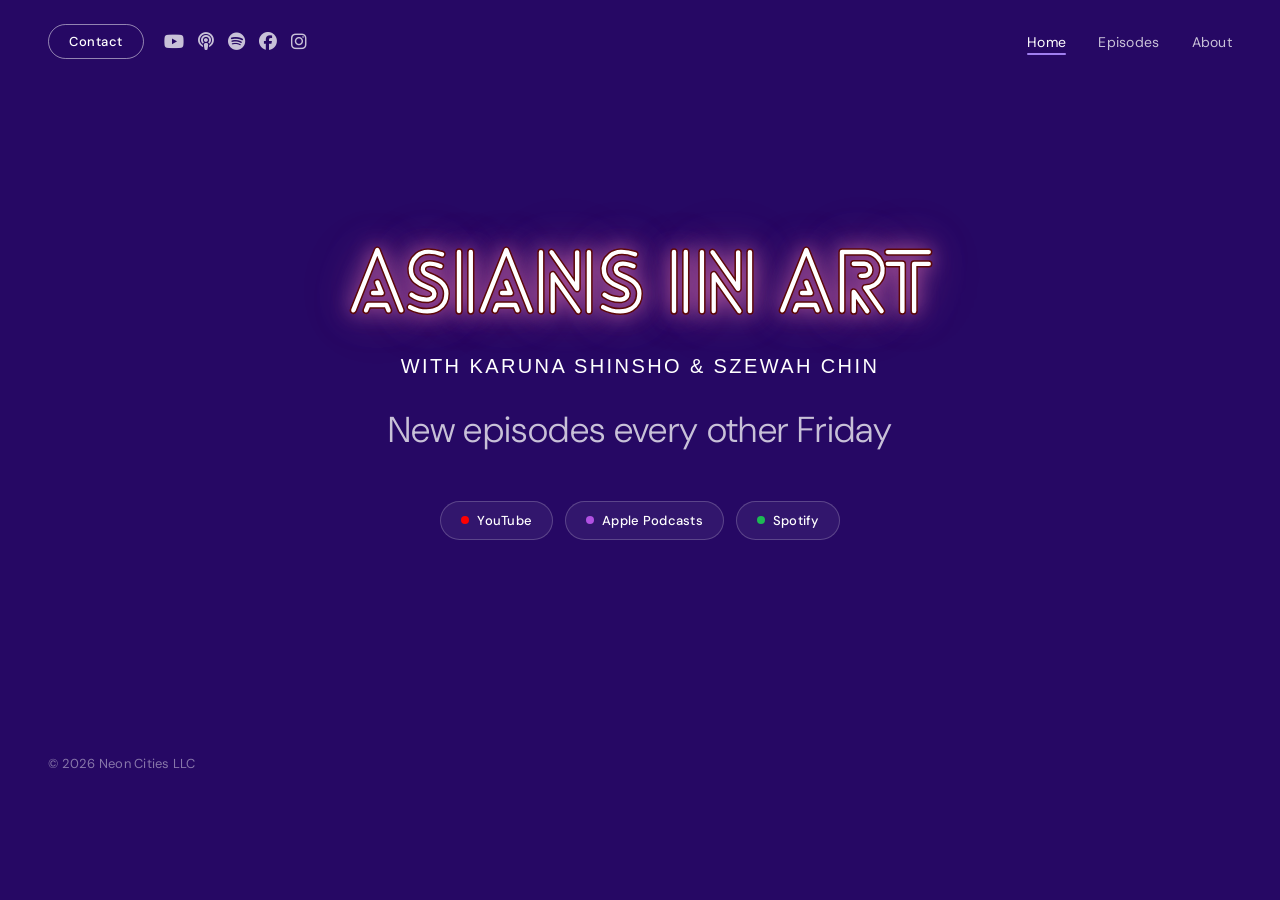
<file: index.html>
<!DOCTYPE html>
<html lang="en">
<head>
<meta charset="UTF-8">
<meta name="viewport" content="width=device-width, initial-scale=1.0">
<title>Asians in Art</title>
<link rel="stylesheet" href="https://cdnjs.cloudflare.com/ajax/libs/font-awesome/6.5.0/css/all.min.css">
<link rel="stylesheet" href="styles.css">
<link rel="preconnect" href="https://fonts.googleapis.com">
<link rel="preconnect" href="https://fonts.gstatic.com" crossorigin>
<link href="https://fonts.googleapis.com/css2?family=Playfair+Display:wght@700&family=DM+Sans:wght@300;400;500&display=swap" rel="stylesheet">
</head>
<body>

<nav>
  <div class="nav-left">
<a href="mailto:hello@asiansinart.com" class="subscribe-btn">Contact</a>
  <div class="nav-icons">
    <a href="https://www.youtube.com/@AsiansinArt" target="_blank" rel="noopener noreferrer" aria-label="YouTube">
      <i class="fa-brands fa-youtube"></i>
    </a>
        <a href="https://podcasts.apple.com/us/podcast/asians-in-art/id1848559972" target="_blank" rel="noopener noreferrer" aria-label="Apple Podcasts">
      <i class="fa-solid fa-podcast"></i>
    </a>
    <a href="https://open.spotify.com/show/0KBj2lY0OGjgZAaNEevJ78" target="_blank" rel="noopener noreferrer" aria-label="Spotify">
      <i class="fa-brands fa-spotify"></i>
    </a>
    <a href="https://www.facebook.com/profile.php?id=61581717263443" target="_blank" rel="noopener noreferrer" aria-label="Facebook">
      <i class="fa-brands fa-facebook"></i>
    </a>
    <a href="https://www.instagram.com/aiashow/" target="_blank" rel="noopener noreferrer" aria-label="Instagram">
      <i class="fa-brands fa-instagram"></i>
    </a>
  </div>
  </div>


  <!-- <a href="#" class="nav-logo">
    <div class="nav-logo-circle">
      <span>Asians<br>in Art</span>
    </div>
  </a> -->


<div class="nav-right" class="nav-right" id="nav-menu">
    <a href="index.html" class="active">Home</a>
    <a href="/Asians_in_Art/episodes.html">Episodes</a>
    <a href="/Asians_in_Art/about.html">About</a>
  </div>

  <button class="hamburger" id="hamburger" aria-label="Toggle menu" onclick="
    this.classList.toggle('open');
    document.getElementById('nav-menu').classList.toggle('open');
  ">
    <span></span>
    <span></span>
    <span></span>
  </button>

</nav>

<section class="hero">
  <div class="hero-content">
    <h1 class="hero-title">ASIANS IN ART</h1>
    <p class="hero-hosts">with Karuna Shinsho &amp; Szewah Chin</p>
    <p class="hero-tagline">New episodes every other Friday</p>

<div class="badges">
  <a href="https://www.youtube.com/@AsiansinArt" class="badge" target="_blank" rel="noopener noreferrer">
    <span class="badge-dot" style="background:#FF0000"></span>
    YouTube
  </a>
  <a href="https://podcasts.apple.com/us/podcast/asians-in-art/id1848559972" class="badge" target="_blank" rel="noopener noreferrer">
    <span class="badge-dot" style="background:#B150E2"></span>
    Apple Podcasts
  </a>
    <a href="https://open.spotify.com/show/0KBj2lY0OGjgZAaNEevJ78" class="badge" target="_blank" rel="noopener noreferrer">
    <span class="badge-dot" style="background:#1DB954"></span>
    Spotify
  </a>

</div>
  </div>
</section>
<footer>
  <p>&copy; 2026 Neon Cities LLC</p>
</footer>
</body>
</html>
</file>
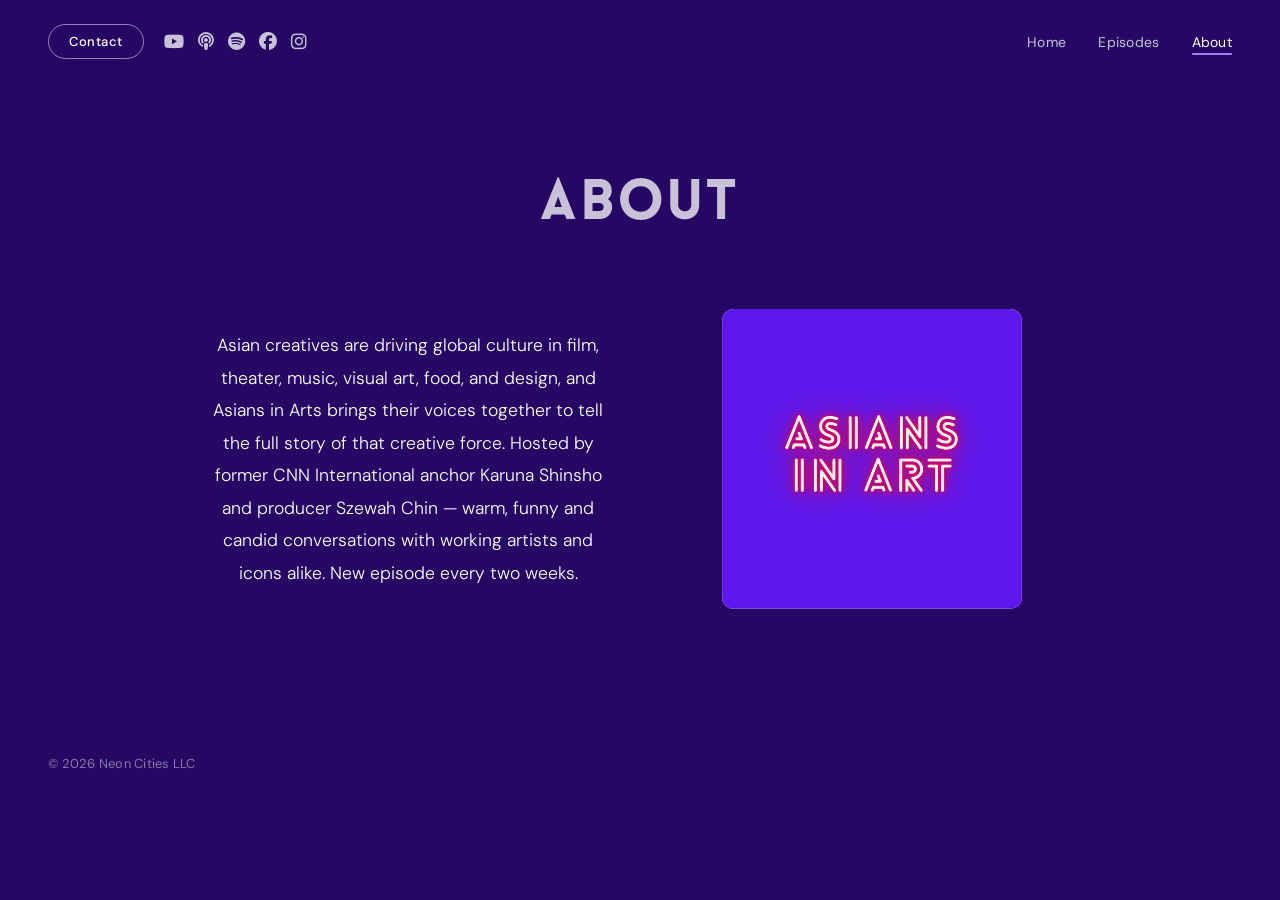
<file: about.html>
<!DOCTYPE html>
<html lang="en">
<head>
<meta charset="UTF-8">
<meta name="viewport" content="width=device-width, initial-scale=1.0">
<title>Episodes | Asians in Art Podcast</title>
<meta name="description" content="Episodes of Asians in Art — a podcast hosted by Karuna Shinsho and Szewah Chin featuring candid conversations with Asian creatives in film, theater, music, visual art, food, and design.">
<meta name="robots" content="index, follow">
<meta property="og:type" content="website">
<meta property="og:title" content="Episodes | Asians in Art Podcast">
<meta property="og:description" content="Candid conversations with Asian creatives driving global culture in film, theater, music, visual art, food, and design.">
<meta property="og:image" content="/logo.svg">
<meta property="og:url" content="/episodes.html">
<meta name="twitter:card" content="summary_large_image">
<meta name="twitter:title" content="Episodes | Asians in Art Podcast">
<meta name="twitter:description" content="Candid conversations with Asian creatives driving global culture.">
<meta name="twitter:image" content="/logo.svg">
<link rel="stylesheet" href="https://cdnjs.cloudflare.com/ajax/libs/font-awesome/6.5.0/css/all.min.css">
<link rel="stylesheet" href="styles.css">
<link rel="preconnect" href="https://fonts.googleapis.com">
<link rel="preconnect" href="https://fonts.gstatic.com" crossorigin>
<link href="https://fonts.googleapis.com/css2?family=Playfair+Display:wght@700&family=DM+Sans:wght@300;400;500&display=swap" rel="stylesheet">
</head>
<body>

<div class="aia">
<nav>
<div class="nav-left">
<a href="mailto:hello@asiansinart.com" class="subscribe-btn">Contact</a>
  <div class="nav-icons">
    <a href="https://www.youtube.com/@AsiansinArt" target="_blank" rel="noopener noreferrer" aria-label="YouTube">
      <i class="fa-brands fa-youtube"></i>
    </a>
        <a href="https://podcasts.apple.com/us/podcast/asians-in-art/id1848559972" target="_blank" rel="noopener noreferrer" aria-label="Apple Podcasts">
      <i class="fa-solid fa-podcast"></i>
    </a>
    <a href="https://open.spotify.com/show/0KBj2lY0OGjgZAaNEevJ78" target="_blank" rel="noopener noreferrer" aria-label="Spotify">
      <i class="fa-brands fa-spotify"></i>
    </a>
    <a href="https://www.facebook.com/profile.php?id=61581717263443" target="_blank" rel="noopener noreferrer" aria-label="Facebook">
      <i class="fa-brands fa-facebook"></i>
    </a>
    <a href="https://www.instagram.com/aiashow/" target="_blank" rel="noopener noreferrer" aria-label="Instagram">
      <i class="fa-brands fa-instagram"></i>
    </a>
  </div>
  </div>

<div class="nav-right" class="nav-right" id="nav-menu">
    <a href="index.html" >Home</a>
    <a href="/Asians_in_Art/episodes.html">Episodes</a>
    <a href="/Asians_in_Art/about.html" class="active">About</a>
  </div>


  <button class="hamburger" aria-label="Toggle menu" onclick="
    this.classList.toggle('open');
    document.getElementById('nav-menu').classList.toggle('open');
  ">
    <span></span>
    <span></span>
    <span></span>
  </button>

</nav>

<section class="about-hero">

  <div class="about-hero-content">
    <h1 class="about-hero-title">ABOUT</h1>
<div class="container">

    <div class="column column-text">
      <p class="about-description">
        Asian creatives are driving global culture in film, theater, music, visual art, food, and design,
        and Asians in Arts brings their voices together to tell the full story of that creative force.
        Hosted by former CNN International anchor Karuna Shinsho and producer Szewah Chin — warm, funny and candid conversations with working artists and icons alike. New episode every two weeks.
      </p>
    </div>

    <div class="column column-logo">
      <img class="about-logo" src="logo.svg" alt="Asians in Art logo" />
    </div>

  </div>

  </div>

</section>


</div>

<footer>
  <p>&copy; 2026 Neon Cities LLC</p>
</footer>

</body>
</html>
</file>
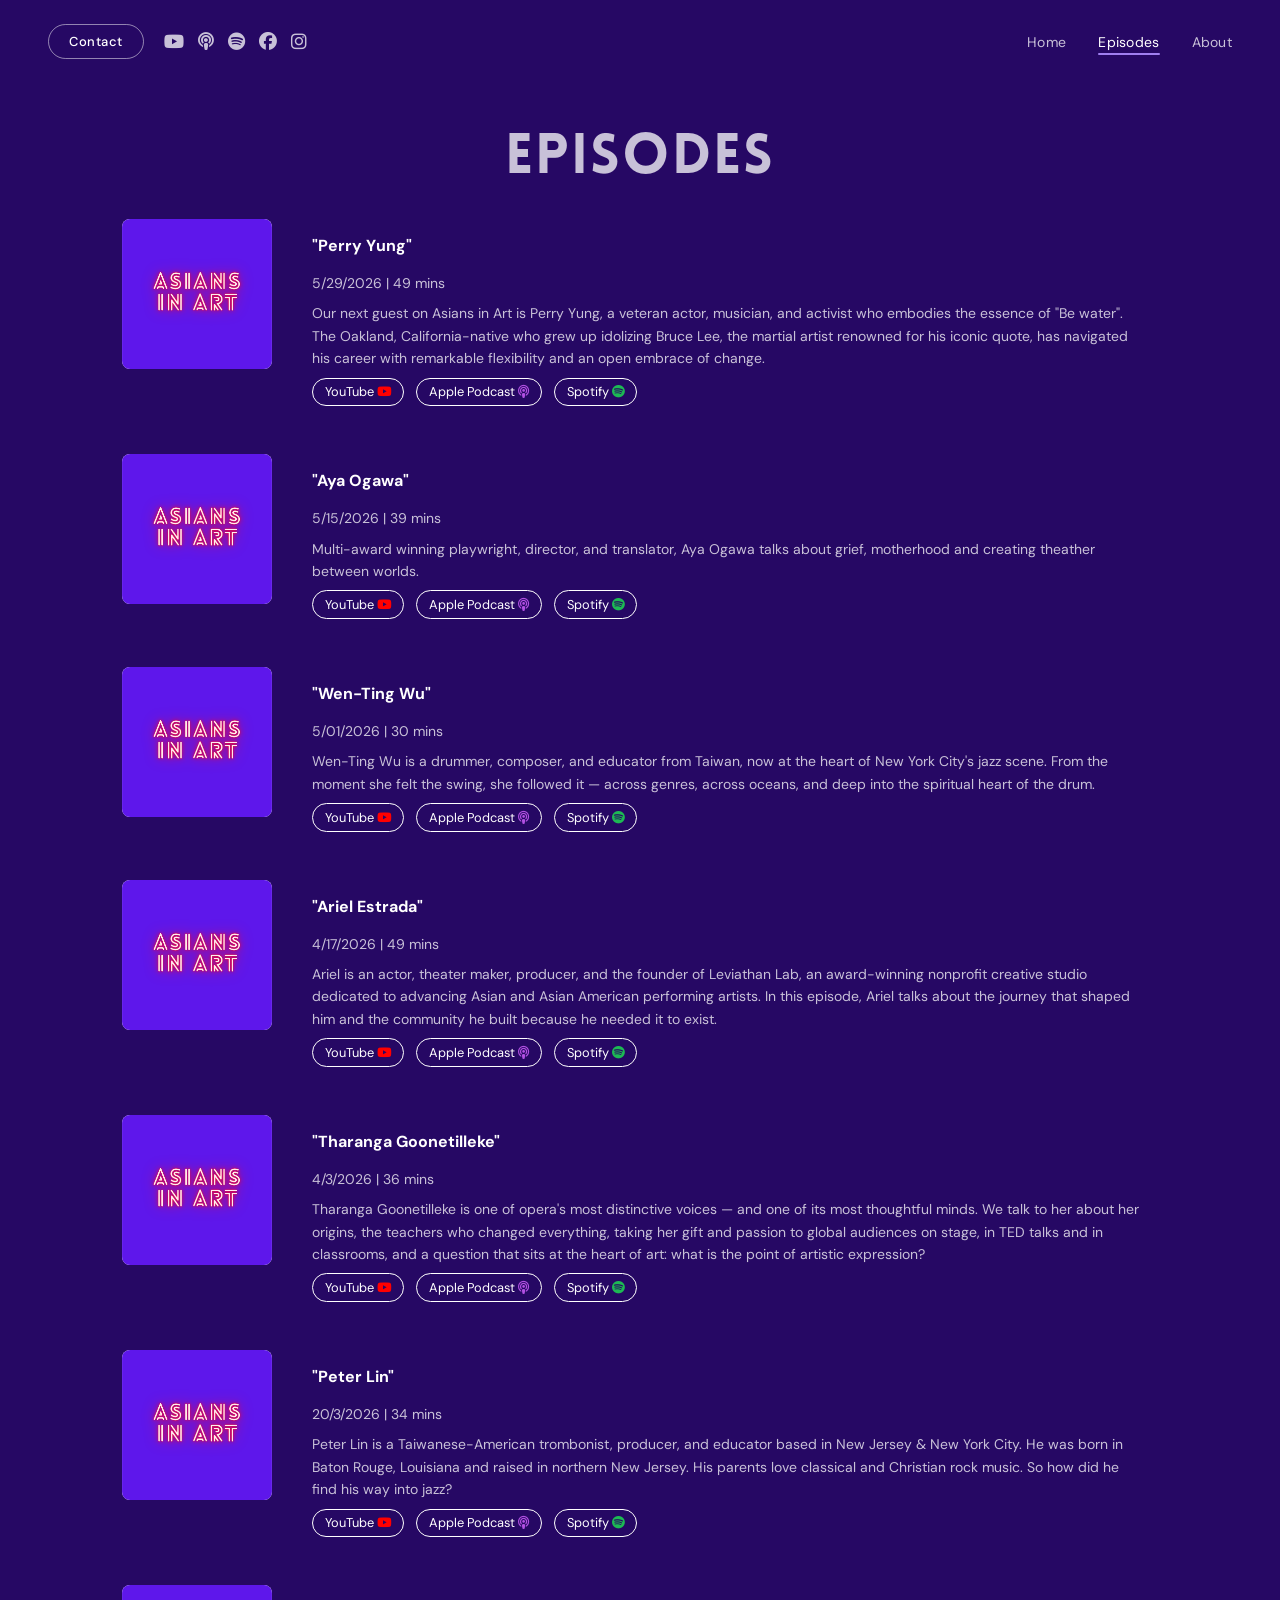
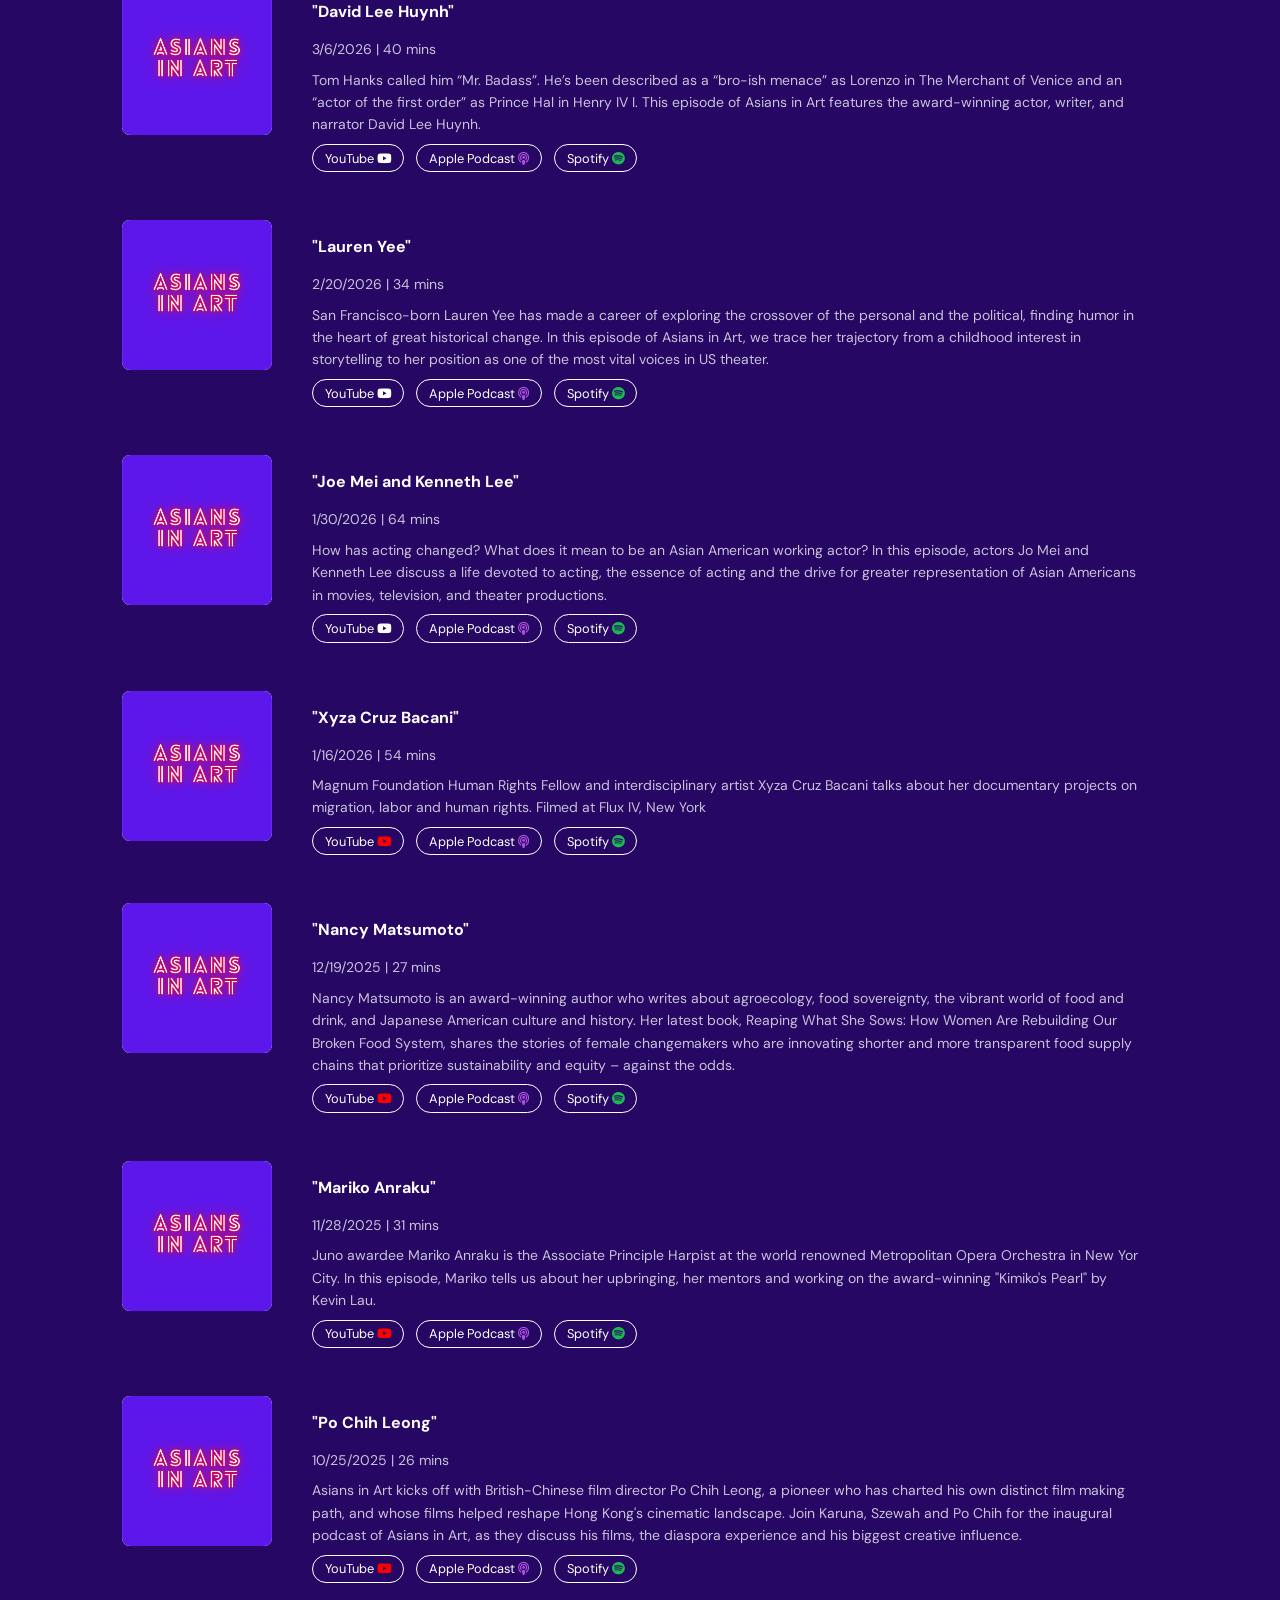
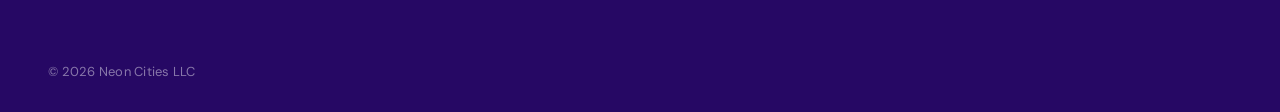
<file: episodes.html>
<!DOCTYPE html>
<html lang="en">
<head>
<meta charset="UTF-8">
<meta name="viewport" content="width=device-width, initial-scale=1.0">
<title>Asians in Art</title>
<link rel="stylesheet" href="https://cdnjs.cloudflare.com/ajax/libs/font-awesome/6.5.0/css/all.min.css">
<link rel="stylesheet" href="styles.css">
<link rel="preconnect" href="https://fonts.googleapis.com">
<link rel="preconnect" href="https://fonts.gstatic.com" crossorigin>
<link href="https://fonts.googleapis.com/css2?family=Playfair+Display:wght@700&family=DM+Sans:wght@300;400;500&display=swap" rel="stylesheet">
</head>
<body>

<nav>
  <div class="nav-left">
<a href="mailto:hello@asiansinart.com" class="subscribe-btn">Contact</a>
  <div class="nav-icons">
    <a href="https://www.youtube.com/@AsiansinArt" target="_blank" rel="noopener noreferrer" aria-label="YouTube">
      <i class="fa-brands fa-youtube"></i>
    </a>
        <a href="https://podcasts.apple.com/us/podcast/asians-in-art/id1848559972" target="_blank" rel="noopener noreferrer" aria-label="Apple Podcasts">
      <i class="fa-solid fa-podcast"></i>
    </a>
    <a href="https://open.spotify.com/show/0KBj2lY0OGjgZAaNEevJ78" target="_blank" rel="noopener noreferrer" aria-label="Spotify">
      <i class="fa-brands fa-spotify"></i>
    </a>
    <a href="https://www.facebook.com/profile.php?id=61581717263443" target="_blank" rel="noopener noreferrer" aria-label="Facebook">
      <i class="fa-brands fa-facebook"></i>
    </a>
    <a href="https://www.instagram.com/aiashow/" target="_blank" rel="noopener noreferrer" aria-label="Instagram">
      <i class="fa-brands fa-instagram"></i>
    </a>
  </div>
  </div>


  <!-- <a href="#" class="nav-logo">
    <div class="nav-logo-circle">
      <span>Asians<br>in Art</span>
    </div>
  </a> -->


  <div class="nav-right" class="nav-right" id="nav-menu">
    <a href="index.html">Home</a>
    <a href="/Asians_in_Art/episodes.html" class="active">Episodes</a>
    <a href="/Asians_in_Art/about.html">About</a>
  </div>

  <button class="hamburger" aria-label="Toggle menu" onclick="
    this.classList.toggle('open');
    document.getElementById('nav-menu').classList.toggle('open');
  ">
    <span></span>
    <span></span>
    <span></span>
  </button>


</nav>

<h1 class="episodes-title">EPISODES</h1>
  <div class="episodes-container">

  <section class="episodes">

    <div class="episode-grid">

      <div class="episode-card">
        <div class="thumbnail">
          <img src="logo.svg" alt="Episode 1 title" />
        </div>
        <div class="episode-info">
          <div class="episode-meta">
            <h3>"Perry Yung"</h3>
            <p class="episode-date">5/29/2026 | 49 mins</p>
          </div>
          <p>Our next guest on Asians in Art is Perry Yung, a veteran actor, musician, and activist who embodies the essence of "Be water". The Oakland, California-native who grew up idolizing Bruce Lee, the martial artist renowned for his iconic quote, has navigated his career with remarkable flexibility and an open embrace of change.</p>
          <div class="links">
            <!-- YouTube -->
            <a href="https://youtu.be/Vftci549gek?si=w84avhhuAXpFBZB3" class="link-youtube" target="_blank">YouTube <i class="fa-brands fa-youtube"></i></a>
            <!-- Apple Podcasts -->
            <a href="https://podcasts.apple.com/us/podcast/asians-in-art/id1848559972?i=1000770210307" target="_blank" class="link-apple"  aria-label="Listen on Apple Podcasts">
            Apple Podcast <i class="fa-solid fa-podcast"></i>
            </a>
            <!-- Spotify -->
            <a href="https://open.spotify.com/episode/01K1Bhv4nc9QgJ3Nj04918" class="link-spotify" target="_blank" aria-label="Listen on Spotify">
            Spotify <i class="fa-brands fa-spotify"></i>
            </a>
          </div>
        </div>
      </div>


  

<!-- end of thirteenth episode -->

      <div class="episode-card">
        <div class="thumbnail">
          <img src="logo.svg" alt="Episode 1 title" />
        </div>
        <div class="episode-info">
          <div class="episode-meta">
            <h3>"Aya Ogawa"</h3>
            <p class="episode-date">5/15/2026 | 39 mins</p>
          </div>
          <p>Multi-award winning playwright, director, and translator, Aya Ogawa talks about grief, motherhood and creating theather between worlds. </p>
          <div class="links">
            <!-- YouTube -->
            <a href="https://youtu.be/s2xyZ3cuVMs?si=w9P7rs33mRunHiHK" class="link-youtube" target="_blank">YouTube <i class="fa-brands fa-youtube"></i></a>
            <!-- Apple Podcasts -->
            <a href="https://podcasts.apple.com/us/podcast/asians-in-art/id1848559972?i=1000767978426" target="_blank" class="link-apple"  aria-label="Listen on Apple Podcasts">
            Apple Podcast <i class="fa-solid fa-podcast"></i>
            </a>
            <!-- Spotify -->
            <a href="https://open.spotify.com/episode/65KrmtyjX5fSxtZ9MEiQHg" class="link-spotify" target="_blank" aria-label="Listen on Spotify">
            Spotify <i class="fa-brands fa-spotify"></i>
            </a>
          </div>
        </div>
      </div>
<!-- end of twelth episode -->

      <div class="episode-card">
        <div class="thumbnail">
          <img src="logo.svg" alt="Episode 1 title" />
        </div>
        <div class="episode-info">
          <div class="episode-meta">
            <h3>"Wen-Ting Wu"</h3>
            <p class="episode-date">5/01/2026 | 30 mins</p>
          </div>
          <p>Wen-Ting Wu is a drummer, composer, and educator from Taiwan, now at the heart of New York City's jazz scene. From the moment she felt the swing, she followed it — across genres, across oceans, and deep into the spiritual heart of the drum.</p>
          <div class="links">
            <!-- YouTube -->
            <a href="https://youtu.be/s2xyZ3cuVMs?si=w9P7rs33mRunHiHK" class="link-youtube" target="_blank">YouTube <i class="fa-brands fa-youtube"></i></a>
            <!-- Apple Podcasts -->
            <a href="https://podcasts.apple.com/us/podcast/asians-in-art/id1848559972?i=1000767978426" target="_blank" class="link-apple"  aria-label="Listen on Apple Podcasts">
            Apple Podcast <i class="fa-solid fa-podcast"></i>
            </a>
            <!-- Spotify -->
            <a href="https://open.spotify.com/episode/5pwPVJ3yaGApJtZcoH7066" class="link-spotify" target="_blank" aria-label="Listen on Spotify">
            Spotify <i class="fa-brands fa-spotify"></i>
            </a>
          </div>
        </div>
      </div>

<!-- end of eleventh episode -->

      <div class="episode-card">
        <div class="thumbnail">
          <img src="logo.svg" alt="Episode 1 title" />
        </div>
        <div class="episode-info">
          <div class="episode-meta">
            <h3>"Ariel Estrada"</h3>
            <p class="episode-date">4/17/2026 | 49 mins</p>
          </div>
          <p>Ariel is an actor, theater maker, producer, and the founder of Leviathan Lab, an award-winning nonprofit creative studio dedicated to advancing Asian and Asian American performing artists. In this episode, Ariel talks about the journey that shaped him and the community he built because he needed it to exist.</p>
          <div class="links">
            <!-- YouTube -->
            <a href="https://youtu.be/s2xyZ3cuVMs?si=w9P7rs33mRunHiHK" class="link-youtube" target="_blank">YouTube <i class="fa-brands fa-youtube"></i></a>
            <!-- Apple Podcasts -->
            <a href="https://podcasts.apple.com/us/podcast/asians-in-art/id1848559972?i=1000767978426" target="_blank" class="link-apple"  aria-label="Listen on Apple Podcasts">
            Apple Podcast <i class="fa-solid fa-podcast"></i>
            </a>
            <!-- Spotify -->
            <a href="https://open.spotify.com/episode/0YSsJAChm4icSXHElQbTlz" class="link-spotify" target="_blank" aria-label="Listen on Spotify">
            Spotify <i class="fa-brands fa-spotify"></i>
            </a>
          </div>
        </div>
      </div>
 <!-- end of tenth episode -->

      <div class="episode-card">
        <div class="thumbnail">
          <img src="logo.svg" alt="Episode 1 title" />
        </div>
        <div class="episode-info">
          <div class="episode-meta">
            <h3>"Tharanga Goonetilleke"</h3>
            <p class="episode-date">4/3/2026 | 36 mins</p>
          </div>
          <p>Tharanga Goonetilleke is one of opera's most distinctive voices — and one of its most thoughtful minds. We talk to her about her origins, the teachers who changed everything, taking her gift and passion to global audiences on stage, in TED talks and in classrooms, and a question that sits at the heart of art: what is the point of artistic expression?</p>
          <div class="links">
            <!-- YouTube -->
            <a href="https://youtu.be/s2xyZ3cuVMs?si=w9P7rs33mRunHiHK" class="link-youtube" target="_blank">YouTube <i class="fa-brands fa-youtube"></i></a>
            <!-- Apple Podcasts -->
            <a href="https://podcasts.apple.com/us/podcast/asians-in-art/id1848559972?i=1000759063087" target="_blank" class="link-apple"  aria-label="Listen on Apple Podcasts">
            Apple Podcast <i class="fa-solid fa-podcast"></i>
            </a>
            <!-- Spotify -->
            <a href="https://open.spotify.com/episode/0l9amo9OdBht5c69nvODq1" class="link-spotify" target="_blank" aria-label="Listen on Spotify">
            Spotify <i class="fa-brands fa-spotify"></i>
            </a>
          </div>
        </div>
      </div>

<!-- end of ninth episode -->

<div class="episode-card">
        <div class="thumbnail">
          <img src="logo.svg" alt="Episode 1 title" />
        </div>
        <div class="episode-info">
          <div class="episode-meta">
            <h3>"Peter Lin"</h3>
            <p class="episode-date">20/3/2026 | 34 mins</p>
          </div>
          <p>Peter Lin is a Taiwanese-American trombonist, producer, and educator based in New Jersey & New York City. He was born in Baton Rouge, Louisiana and raised in northern New Jersey. His parents love classical and Christian rock music.
So how did he find his way into jazz?</p>
          <div class="links">
            <!-- YouTube -->
            <a href="https://youtu.be/0HjhLWfukb4?si=BCNhWDAYn3sA7n1R" class="link-youtube" target="_blank">YouTube <i class="fa-brands fa-youtube"></i></a>
            <!-- Apple Podcasts -->
            <a href="https://podcasts.apple.com/us/podcast/asians-in-art/id1848559972?i=1000756376822" target="_blank" class="link-apple"  aria-label="Listen on Apple Podcasts">
            Apple Podcast <i class="fa-solid fa-podcast"></i>
            </a>
            <!-- Spotify -->
            <a href="https://open.spotify.com/episode/3ay9NX0r1dGOqy5gfFQ2XE" class="link-spotify" target="_blank" aria-label="Listen on Spotify">
            Spotify <i class="fa-brands fa-spotify"></i>
            </a>
          </div>
        </div>
      </div>

<!-- end of eighth episode -->

    <div class="episode-card">
      <div class="thumbnail">
        <img src="logo.svg" alt="Episode 1 title" />
      </div>
      <div class="episode-info">
        <div class="episode-meta">
            <h3>"David Lee Huynh"</h3>
            <p class="episode-date">3/6/2026 | 40 mins</p>
        </div>
        <p>Tom Hanks called him “Mr. Badass”. He’s been described as a “bro-ish menace” as Lorenzo in The Merchant of Venice and an “actor of the first order” as Prince Hal in Henry IV I. This episode of Asians in Art features the award-winning actor, writer, and narrator David Lee Huynh.</p>
        <div class="links">
            <!-- YouTube -->
            <a href="https://youtu.be/1ingZ1s9k3Q?si=kbOl8NFafzxaVzvD" target="_blank">YouTube <i class="fa-brands fa-youtube"></i></a>
            <!-- Apple Podcasts -->
            <a href="https://podcasts.apple.com/us/podcast/david-lee-huynh-from-stage-to-dcs-all-star-superman/id1848559972?i=1000753671795" target="_blank" class="link-apple"  aria-label="Listen on Apple Podcasts">
            Apple Podcast <i class="fa-solid fa-podcast"></i>
            </a>
            <!-- Spotify -->
            <a href="https://open.spotify.com/episode/7BMFZmuJiYxGieDgq5Lv6u" class="link-spotify" target="_blank" aria-label="Listen on Spotify">
            Spotify <i class="fa-brands fa-spotify"></i>
            </a>
        </div>
      </div>
    </div>

<!-- end of seventh episode -->

  <div class="episode-card">
        <div class="thumbnail">
          <img src="logo.svg" alt="Episode 1 title" />
        </div>
        <div class="episode-info">
          <div class="episode-meta">
              <h3>"Lauren Yee"</h3>
              <p class="episode-date">2/20/2026 | 34 mins</p>
          </div>
          <p>San Francisco-born Lauren Yee has made a career of exploring the crossover of the personal and the political, finding humor in the heart of great historical change. In this episode of Asians in Art, we trace her trajectory from a childhood interest in storytelling to her position as one of the most vital voices in US theater.</p>
          <div class="links">
              <!-- YouTube -->
              <a href="https://youtu.be/RVd5C3I3JNE?si=zXZAFbeeJ6DAW-mt" target="_blank">YouTube <i class="fa-brands fa-youtube"></i></a>
              <!-- Apple Podcasts -->
              <a href="https://podcasts.apple.com/us/podcast/lauren-yee-cambodian-psych-rock-chinese-basketball/id1848559972?i=1000750682865" target="_blank" class="link-apple"  aria-label="Listen on Apple Podcasts">
              Apple Podcast <i class="fa-solid fa-podcast"></i>
              </a>
              <!-- Spotify -->
              <a href="https://open.spotify.com/episode/5sIspotoHBZQsL7a4h0kMn" class="link-spotify" target="_blank" aria-label="Listen on Spotify">
              Spotify <i class="fa-brands fa-spotify"></i>
              </a>
          </div>
        </div>
      </div>

<!-- end of sixth episode -->

  <div class="episode-card">
        <div class="thumbnail">
          <img src="logo.svg" alt="Episode 1 title" />
        </div>
        <div class="episode-info">
          <div class="episode-meta">
              <h3>"Joe Mei and Kenneth Lee"</h3>
              <p class="episode-date">1/30/2026 | 64 mins</p>
          </div>
          <p>How has acting changed? What does it mean to be an Asian American working actor? In this episode, actors Jo Mei and Kenneth Lee discuss a life devoted to acting, the essence of acting and the drive for greater representation of Asian Americans in movies, television, and theater productions.</p>
          <div class="links">
              <!-- YouTube -->
              <a href="https://youtu.be/OO3fCEte46M?si=tLEEkxJ_572WK1_Z" target="_blank" rel="noopener noreferrer">YouTube <i class="fa-brands fa-youtube"></i></a>
              <!-- Apple Podcasts -->
              <a href="https://podcasts.apple.com/us/podcast/jo-mei-and-kenneth-lee-on-grit-and-acting/id1848559972?i=1000747374480" target="_blank" rel="noopener noreferrer" class="link-apple"  aria-label="Listen on Apple Podcasts">
              Apple Podcast <i class="fa-solid fa-podcast"></i>
              </a>
              <!-- Spotify -->
              <a href="https://open.spotify.com/episode/2CWo3Dt73V7YGdoMsj1Ol0" class="link-spotify" target="_blank" rel="noopener noreferrer aria-label="Listen on Spotify">
              Spotify <i class="fa-brands fa-spotify"></i>
              </a>
          </div>
        </div>
      </div>

<!-- end of fifth episode -->

      <div class="episode-card">
        <div class="thumbnail">
          <img src="logo.svg" alt="Episode 1 title" />
        </div>
        <div class="episode-info">
          <div class="episode-meta">
            <h3>"Xyza Cruz Bacani"</h3>
            <p class="episode-date">1/16/2026 | 54 mins</p>
          </div>
          <p>Magnum Foundation Human Rights Fellow and interdisciplinary artist Xyza Cruz Bacani talks about her documentary projects on migration, labor and human rights. Filmed at Flux IV, New York</p>
          <div class="links">
            <!-- YouTube -->
            <a href="https://youtu.be/h7CNdCw7Ocs?si=uc5cW2ZDx8xtRlRU" class="link-youtube" target="_blank">YouTube <i class="fa-brands fa-youtube"></i></a>
            <!-- Apple Podcasts -->
            <a href="https://podcasts.apple.com/us/podcast/xyza-cruz-bacani-beyond-the-lens/id1848559972?i=1000745439858" target="_blank" class="link-apple"  aria-label="Listen on Apple Podcasts">
            Apple Podcast <i class="fa-solid fa-podcast"></i>
            </a>
            <!-- Spotify -->
            <a href="https://open.spotify.com/episode/5LbB9baX2mMd5pMxjHa7pv" class="link-spotify" target="_blank" aria-label="Listen on Spotify">
            Spotify <i class="fa-brands fa-spotify"></i>
            </a>
          </div>
        </div>
      </div>
      <!-- end of fouth episode -->

      <div class="episode-card">
        <div class="thumbnail">
          <img src="logo.svg" alt="Episode 1 title" />
        </div>
        <div class="episode-info">
          <div class="episode-meta">
            <h3>"Nancy Matsumoto"</h3>
            <p class="episode-date">12/19/2025 | 27 mins</p>
          </div>
          <p>Nancy Matsumoto is an award-winning author who writes about agroecology, food sovereignty, the vibrant world of food and drink, and Japanese American culture and history.
            Her latest book, Reaping What She Sows: How Women Are Rebuilding Our Broken Food System, shares the stories of female changemakers who are innovating shorter and more transparent food supply chains that prioritize sustainability and equity – against the odds.</p>
          <div class="links">
            <!-- YouTube -->
            <a href="https://youtu.be/AUMNh-aDJLs?si=SCmLst6Am5HJHQzf" class="link-youtube" target="_blank">YouTube <i class="fa-brands fa-youtube"></i></a>
            <!-- Apple Podcasts -->
            <a href="https://podcasts.apple.com/us/podcast/nancy-matsumoto-how-women-change-makers-are-reshaping/id1848559972?i=1000742032450" target="_blank" class="link-apple"  aria-label="Listen on Apple Podcasts">
            Apple Podcast <i class="fa-solid fa-podcast"></i>
            </a>
            <!-- Spotify -->
            <a href="https://open.spotify.com/episode/6gfxVrqKWc7tQcxH0W8dkE" class="link-spotify" target="_blank" aria-label="Listen on Spotify">
            Spotify <i class="fa-brands fa-spotify"></i>
            </a>
          </div>
        </div>
      </div>
      <!-- end of third episode -->
      <div class="episode-card">
        <div class="thumbnail">
          <img src="logo.svg" alt="Episode 1 title" />
        </div>
        <div class="episode-info">
          <div class="episode-meta">
            <h3>"Mariko Anraku"</h3>
            <p class="episode-date">11/28/2025 | 31 mins</p>
          </div>
          <p>Juno awardee Mariko Anraku is the Associate Principle Harpist at the world renowned Metropolitan Opera Orchestra in New Yor City. 
              In this episode, Mariko tells us about her upbringing, her mentors and working on the award-winning "Kimiko's Pearl" by Kevin Lau. 
          <div class="links">
            <!-- YouTube -->
            <a href="https://youtu.be/UMQRQbc2WnQ?si=N7p7DzNfVXMVI8GK" class="link-youtube" target="_blank">YouTube <i class="fa-brands fa-youtube"></i></a>
            <!-- Apple Podcasts -->
            <a href="https://podcasts.apple.com/us/podcast/mariko-anraku-loving-mentors-lifelong-devotion-and/id1848559972?i=1000738781456" target="_blank" class="link-apple"  aria-label="Listen on Apple Podcasts">
            Apple Podcast <i class="fa-solid fa-podcast"></i>
            </a>
            <!-- Spotify -->
            <a href="https://open.spotify.com/episode/5slABjIEvyIW4TtY0Cs1cv" class="link-spotify" target="_blank" aria-label="Listen on Spotify">
            Spotify <i class="fa-brands fa-spotify"></i>
            </a>
          </div>
        </div>
      </div>

      <!-- end of second episode -->

      <div class="episode-card">
        <div class="thumbnail">
          <img src="logo.svg" alt="Episode 1 title" />
        </div>
        <div class="episode-info">
          <div class="episode-meta">
            <h3>"Po Chih Leong"</h3>
            <p class="episode-date">10/25/2025 | 26 mins</p>
          </div>
          <p>Asians in Art kicks off with British-Chinese film director Po Chih Leong, a pioneer who has charted his own distinct film making path, and whose films helped reshape Hong Kong's cinematic landscape. Join Karuna, Szewah and Po Chih for the inaugural podcast of Asians in Art, as they discuss his films, the diaspora experience and his biggest creative influence.
          <div class="links">
            <!-- YouTube -->
            <a href="https://youtu.be/HjuYvbBTbdw?si=iHxAJNpqiVtQcFIa" class="link-youtube" target="_blank">YouTube <i class="fa-brands fa-youtube"></i></a>
            <!-- Apple Podcasts -->
            <a href="https://podcasts.apple.com/us/podcast/how-po-chih-leong-became-one-of-cinemas-most/id1848559972?i=1000733452021" target="_blank" class="link-apple"  aria-label="Listen on Apple Podcasts">
            Apple Podcast <i class="fa-solid fa-podcast"></i>
            </a>
            <!-- Spotify -->
            <a href="https://open.spotify.com/episode/7A76Ul1TfDePedBMae08pZ" class="link-spotify" target="_blank" aria-label="Listen on Spotify">
            Spotify <i class="fa-brands fa-spotify"></i>
            </a>
          </div>
        </div>
      </div>
      <!-- end of first episode -->

  </div>
  </div>
<footer>
  <p>&copy; 2026 Neon Cities LLC</p>
</footer>

</body>
</html>
</file>
<file: styles.css>
*, *::before, *::after { box-sizing: border-box; margin: 0; padding: 0; }

  :root {
    --navy: #120b2e;
    --purple: #7c50d8;
    --purple-light: #a07ff0;
    --pink: #e040c8;
    --violet: #260864;
    --white: #ffffff;
    --off-white: rgba(255,255,255,0.75);
    --muted: rgba(255,255,255,0.45);
  }

  body {
    background: var(--violet);
    color: var(--white);
    font-family: 'DM Sans', sans-serif;
    min-height: 100vh;
    overflow-x: hidden;
  }

  /* NAV */
  nav {
    display: flex;
    align-items: center;
    justify-content: space-between;
    padding: 24px 48px;
    position: relative;
    z-index: 10;
  }

  .nav-left {
    display: flex;
    align-items: center;
    gap: 20px;
  }

  .subscribe-btn {
    background: transparent;
    border: 1.5px solid rgba(255,255,255,0.5);
    color: var(--white);
    font-family: 'DM Sans', sans-serif;
    font-size: 13px;
    font-weight: 500;
    letter-spacing: 0.04em;
    padding: 8px 20px;
    border-radius: 100px;
    cursor: pointer;
    transition: background 0.2s, border-color 0.2s;
    text-decoration: none;
  }
  .subscribe-btn:hover {
    background: rgba(255,255,255,0.1);
    border-color: rgba(255,255,255,0.8);
  }

  .nav-icons {
    display: flex;
    align-items: center;
    gap: 14px;
  }
  .nav-icons a {
    color: var(--off-white);
    text-decoration: none;
    font-size: 18px;
    transition: color 0.2s;
    line-height: 1;
  }
  .nav-icons a:hover { color: var(--white); }

  .nav-icon-svg {
    width: 18px;
    height: 18px;
    fill: currentColor;
    display: block;
  }

  .nav-logo {
    position: absolute;
    left: 50%;
    transform: translateX(-50%);
    display: flex;
    flex-direction: column;
    align-items: center;
    gap: 2px;
    text-decoration: none;
  }
  .nav-logo-circle {
    width: 52px;
    height: 52px;
    border-radius: 50%;
    background: var(--violet);
    display: flex;
    align-items: center;
    justify-content: center;
    padding: 8px;
  }
  .nav-logo-circle span {
    font-family: 'Lovelo-Line', sans-serif;
    font-size: 8.5px;
    font-weight: 500;
    color: #fff;
    text-align: center;
    line-height: 1.3;
    letter-spacing: 0.06em;
    text-transform: uppercase;
  }

  .nav-right {
    display: flex;
    align-items: center;
    gap: 32px;
  }
  .nav-right a {
    color: var(--off-white);
    text-decoration: none;
    font-size: 14px;
    font-weight: 400;
    letter-spacing: 0.02em;
    transition: color 0.2s;
    position: relative;
  }
  .nav-right a:hover { color: var(--white); }
  .nav-right a.active { color: var(--white); }
  .nav-right a.active::after { 
    content: '';
    position: absolute;
    bottom: -4px;
    left: 0; right: 0;
    height: 1.5px;
    background: var(--purple-light);
    border-radius: 2px;
  }

  /* HERO */
  .hero {
    position: relative;
    display: flex;
    flex-direction: column;
    align-items: center;
    justify-content: center;
    padding: 60px 48px 80px;
    text-align: center;
    min-height: calc(80vh - 80px);
    overflow: hidden;
  }

  .about-hero {
    position: relative;
    display: flex;
    flex-direction: column;
    align-items: center;
    justify-content: center;
    padding: 60px 48px 80px;
    text-align: center;
    min-height: calc(80vh - 80px);
    overflow: hidden;
  }

  /* Hero text */
  .hero-content {
    position: relative;
    z-index: 2;
    max-width: 680px;
  }

.about-hero-content {
    position: relative;
    z-index: 2;
    max-width: 880px;
}

  .hero-eyebrow {
    font-size: 11px;
    font-weight: 700;
    letter-spacing: 0.05em;
    text-transform: uppercase;
    color: var(--purple-light);
    margin-bottom: 20px;
  }

  .about-hero-title {
    font-family: 'Lovelo-Black',sans-serif;
  font-size: clamp(2rem, 5vw, 3.5rem);
    line-height: 1.0;
    color: var(--white);
    letter-spacing: 0.04em;
    color: var(--off-white);
    margin-bottom: clamp(1.5rem, 6vw, 6rem);
  }

  .hero-title {
    -webkit-text-stroke: 1.5px #5c0808;
      text-shadow:     0 0 20px rgba(245, 126, 184, 0.8),
    0 0 40px rgba(245, 126, 184, 0.45),
    0 0 72px rgba(245, 126, 134, 0.2);
    font-family: 'Lovelo-Line', sans-serif;
    font-size: clamp(52px, 8vw, 88px);
    font-weight: 10;
    line-height: 1.0;
    color: var(--white);
    margin-bottom: 20px;
    letter-spacing: -0.04em;
  }

  .hero-hosts {
    font-family: sans-serif;
    font-size: 20px;
    font-weight: 400;
    letter-spacing: 0.12em;
    text-transform: uppercase;
    color: var(--);
    margin-bottom: 28px;
  }

  .hero-tagline {
    font-size: 36px;
    font-weight: 300;
    color: var(--off-white);
    margin-bottom: 48px;
    letter-spacing: 0.01em;
  }

  /* Platform badges */
  .badges {
    display: flex;
    align-items: center;
    justify-content: center;
    gap: 12px;
    flex-wrap: wrap;
  }

  .badge {
    display: flex;
    align-items: center;
    gap: 8px;
    padding: 10px 20px;
    border: 1px solid rgba(255,255,255,0.2);
    border-radius: 100px;
    font-size: 13px;
    font-weight: 500;
    color: var(--white);
    text-decoration: none;
    background: rgba(255,255,255,0.06);
    transition: background 0.2s, border-color 0.2s;
    letter-spacing: 0.02em;
  }
  .badge:hover {
    background: rgba(255,255,255,0.12);
    border-color: rgba(255,255,255,0.4);
  }
  .badge-dot {
    width: 8px;
    height: 8px;
    border-radius: 50%;
    flex-shrink: 0;
  }

  /* Entrance animations */
  @keyframes fadeUp {
    from { opacity: 0; transform: translateY(24px); }
    to   { opacity: 1; transform: translateY(0); }
  }
  @keyframes fadeIn {
    from { opacity: 0; }
    to   { opacity: 1; }
  }

  /* .hero-eyebrow  { animation: fadeUp 0.6s ease both; animation-delay: 0.1s; } */
  .hero-title    { animation: fadeUp 0.7s ease both; animation-delay: 0.2s; }
  .hero-hosts    { animation: fadeUp 0.6s ease both; animation-delay: 0.35s; }
  .hero-tagline  { animation: fadeUp 0.6s ease both; animation-delay: 0.45s; }
  .badges        { animation: fadeUp 0.6s ease both; animation-delay: 0.55s; }


  /* .about-hero-title { animation: fadeUp 0.7s ease both; animation-delay: 0.2s; }
  .about-description { animation: fadeUp 0.6s ease both; animation-delay: 0.45s; }
  .about-logo {animation: fadeUp 0.6s ease both; animation-delay: 0.45s;} */


  /* Lines/Bold */
  @font-face {
  font-family: 'Lovelo-Line';
  src: url('fonts/lovelo_linebold.otf') format('opentype');
  font-weight: 900;
}
/* Black / Extra Heavy */
@font-face {
  font-family: 'Lovelo-Black';
  src: url('fonts/lovelo_black.otf') format('opentype');
  font-weight: 900;
}




    .container {
      display: flex;
      gap: 3rem;
      align-items: center;
      max-width: 1100px;
      width: 100%;
    }

    .column {
      flex: 1;
    }

    .column-text p {
      font-size: 1.1rem;
      line-height: 1.85;
      font-weight: 300;
      color: #fff;
    }

    .column-logo {
      display: flex;
      justify-content: center;
      align-items: center;
    }

    .column-logo img {
      max-width: 300px; 
      height: auto;
      border-radius: 12px;
    }

    @media (max-width: 768px) {
      .container {
        flex-direction: column;
      }
    }



.episode-grid {
  display: grid;
  grid-template-columns: 1fr;
  gap: 2rem;
  padding: 2rem;
  max-width: 1100px;    /* add this */
  margin: 0 auto;       /* add this */
}

.episode-card {
  display: flex;
  flex-direction: row;
  /* border-radius: 12px; */
  gap: 1.5rem;
  align-items: flex-start;
}

.thumbnail img {
  flex: 0 0 150px;
  max-width: 150px;
  overflow: hidden;
  border-radius: 8px;
}

.episode-info {
  padding: 1rem;
  display: flex;
  flex-direction: column;
  align-items: flex-start;
  gap: 0.5rem;
}

.episode-info h3 {
  font-size: 1rem;
  margin: 0;
  text-align: left;
}

.episode-meta {
  display: flex;
flex-direction: column;
  gap: 1rem;
}

.episode-info p {
font-size: 0.875rem;
  margin: 0;
  color: rgba(255,255,255,0.75);
  line-height: 1.6;
  text-align: left;
}

.episode-date {
  font-size: 0.8rem;
  color: rgba(255,255,255,0.5);
  white-space: nowrap;
}


.links {
  display: flex;
  gap: 0.75rem;
  flex-wrap: wrap;
}

.links a {
  font-size: 0.8rem;
  text-decoration: none;
  padding: 0.3rem 0.75rem;
  border: 1px solid currentColor;
  border-radius: 20px;
    color: var(--white);
}

.link-youtube i { color: #FF0000; }
.link-spotify i { color: #1DB954; }
.link-apple i   { color: #B150E2; }


/* Fix: center .container */
.episodes-container {
  margin: 0 auto;
}
 
/* Episodes page title */
.episodes-title {
  text-align: center;
  font-family: 'Lovelo-Black', sans-serif;
  font-size: clamp(2rem, 5vw, 3.5rem);
  letter-spacing: 0.04em;
  color: var(--off-white);
  padding: 3rem 2rem 0;
}
 

.hamburger {
  display: none;
  flex-direction: column;
  justify-content: center;
  gap: 5px;
  background: transparent;
  border: none;
  cursor: pointer;
  padding: 4px;
}

.hamburger span {
  display: block;
  width: 22px;
  height: 2px;
  background: var(--white);
  border-radius: 2px;
  transition: transform 0.3s, opacity 0.3s;
}

.hamburger.open span:nth-child(1) { transform: translateY(7px) rotate(45deg); }
.hamburger.open span:nth-child(2) { opacity: 0; }
.hamburger.open span:nth-child(3) { transform: translateY(-7px) rotate(-45deg); }

@media (max-width: 768px) {

  /* Nav */
  nav {
    padding: 16px 20px;
    flex-wrap: wrap;
  }

  .hero-title {
    font-family: sans-serif;
    font-weight: 500;
      text-shadow: 0 0 20px rgba(137, 31, 82, 0.5);
      color: var(--white);

  }


  .hamburger {
    display: flex;
  }

  .nav-right {
    display: none;
    width: 100%;
    flex-direction: column;
    order: 3;
    align-items: flex-start;
    gap: 0;
    padding: 0;
  }

  .nav-right.open {
    display: flex;
        background: var(--violet);
    padding: 12px 20px 16px;
    border-top: 0.5px solid rgba(255,255,255,0.1);
        z-index: 100;
  }

  .nav-right.open a {
    display: block;
  color: #ffffff;
    width: 100%;
    padding: 12px 0;
    font-size: 16px;
    border-bottom: 0.5px solid rgba(255,255,255,0.1);
      text-decoration: none;
  }

  /* About page container */
  .container {
    flex-direction: column;
  }

  /* Episodes */
  .episode-card {
    flex-direction: column;
  }

  .thumbnail {
    flex: 0 0 auto;
    width: 100%;
    max-width: 100%;
  }

  .episode-info {
    width: 100%;
  }
}


footer {
  padding: 2rem 48px;
  /* border-top: 1.5px solid var(--pink); */
  display: flex;
  align-items: center;
}

footer p {
  font-size: 13px;
  /* text-decoration:overline;
  text-decoration-color: #e040c8; */
  color: var(--muted);
  letter-spacing: 0.02em;
}
</file>
